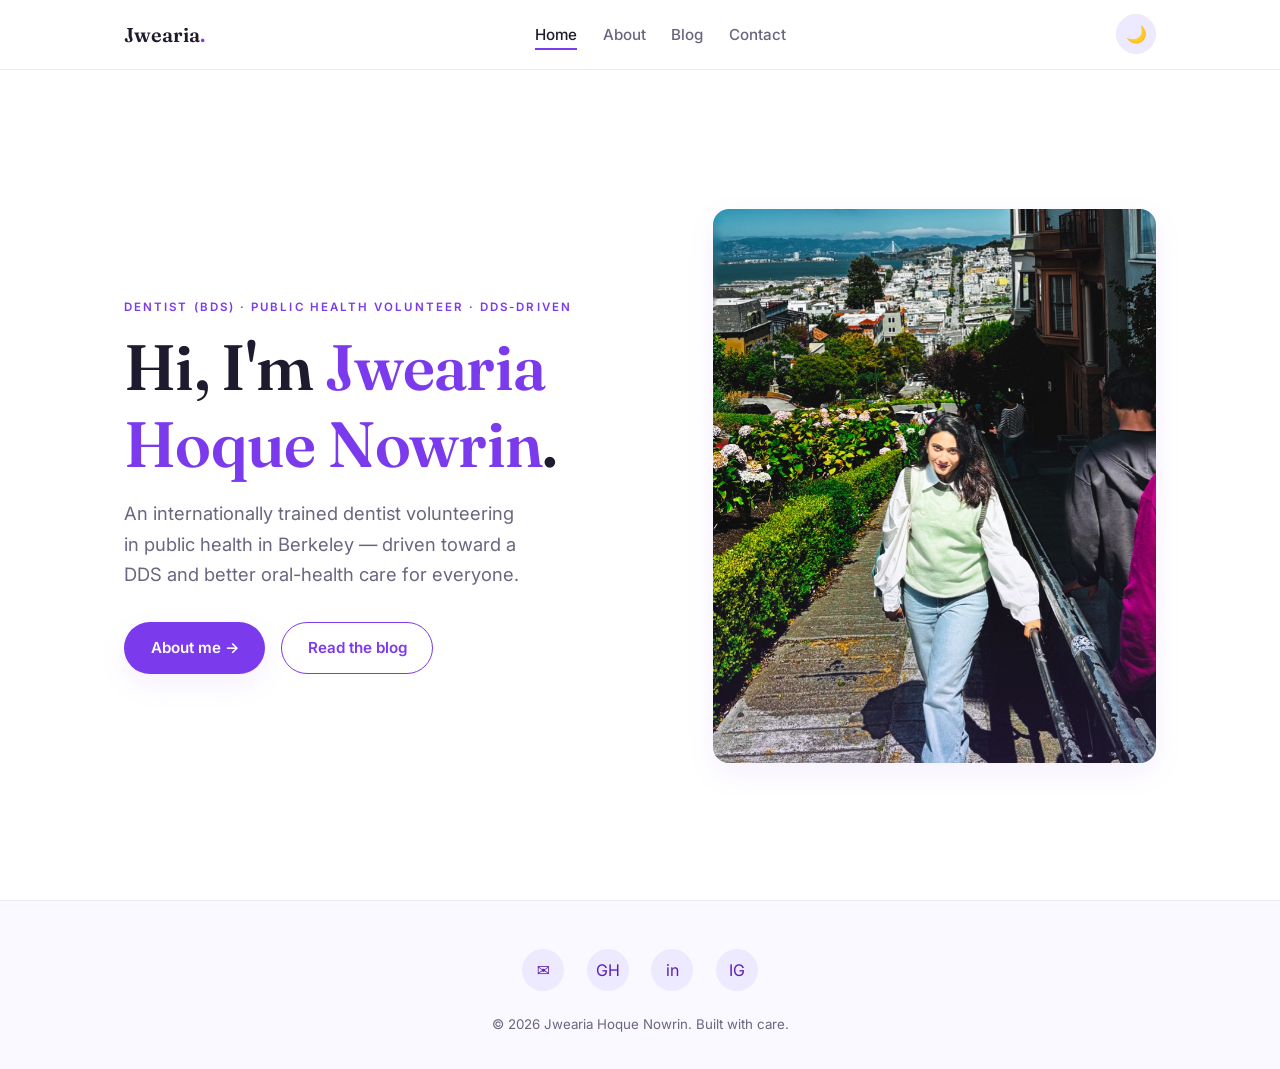
<file: index.html>
<!DOCTYPE html>
<html lang="en" data-theme="light">
<head>
  <meta charset="UTF-8" />
  <meta name="viewport" content="width=device-width, initial-scale=1.0" />
  <title>Jwearia Hoque Nowrin · Portfolio</title>
  <meta name="description" content="Internationally trained dentist (BDS) and public health volunteer in Berkeley, driven toward a DDS." />
  <link rel="preconnect" href="https://fonts.googleapis.com">
  <link rel="preconnect" href="https://fonts.gstatic.com" crossorigin>
  <link href="https://fonts.googleapis.com/css2?family=Fraunces:opsz,wght@9..144,500;9..144,600&family=Inter:wght@400;500;600;700&display=swap" rel="stylesheet">
  <link rel="stylesheet" href="assets/css/style.css" />
</head>
<body>

  <!-- ===== Navbar ===== -->
  <nav class="navbar">
    <div class="nav-inner">
      <a href="index.html" class="brand">Jwearia<span>.</span></a>
      <ul class="nav-links" id="navLinks">
        <li><a href="index.html">Home</a></li>
        <li><a href="about.html">About</a></li>
        <li><a href="blog.html">Blog</a></li>
        <li><a href="contact.html">Contact</a></li>
      </ul>
      <div style="display:flex;align-items:center;gap:.6rem">
        <button class="theme-toggle" id="themeToggle" aria-label="Toggle dark mode">🌙</button>
        <button class="nav-toggle" id="navToggle" aria-label="Menu">☰</button>
      </div>
    </div>
  </nav>

  <!-- ===== Hero ===== -->
  <main class="page">
    <div class="container">
      <section class="hero">
        <div class="hero-text reveal">
          <p class="eyebrow">Dentist (BDS) · Public Health Volunteer · DDS-driven</p>
          <h1>Hi, I'm <span class="accent">Jwearia Hoque Nowrin</span>.</h1>
          <p class="lead">An internationally trained dentist volunteering in public health in Berkeley — driven toward a DDS and better oral-health care for everyone.</p>
          <div class="hero-actions">
            <a href="about.html" class="btn btn-primary">About me →</a>
            <a href="blog.html" class="btn btn-ghost">Read the blog</a>
          </div>
        </div>
        <div class="hero-photo reveal">
          <span class="blob one"></span>
          <span class="blob two"></span>
          <img src="assets/img/hero.jpg" alt="Portrait" onerror="this.style.display='none'" />
        </div>
      </section>
    </div>
  </main>

  <!-- ===== Footer ===== -->
  <footer class="footer">
    <div class="container">
      <div class="social">
        <a href="mailto:nowrin.jwearia@gmail.com" title="Email">✉️</a>
        <a href="https://github.com/nowrinjwearia" target="_blank" rel="noopener" title="GitHub">GH</a>
        <a href="https://www.linkedin.com/" target="_blank" rel="noopener" title="LinkedIn">in</a>
        <a href="https://instagram.com/" target="_blank" rel="noopener" title="Instagram">IG</a>
      </div>
      <small>© <span id="year"></span> Jwearia Hoque Nowrin. Built with care.</small>
    </div>
  </footer>

  <script>document.getElementById('year').textContent = new Date().getFullYear();</script>
  <script src="assets/js/main.js"></script>
</body>
</html>
</file>
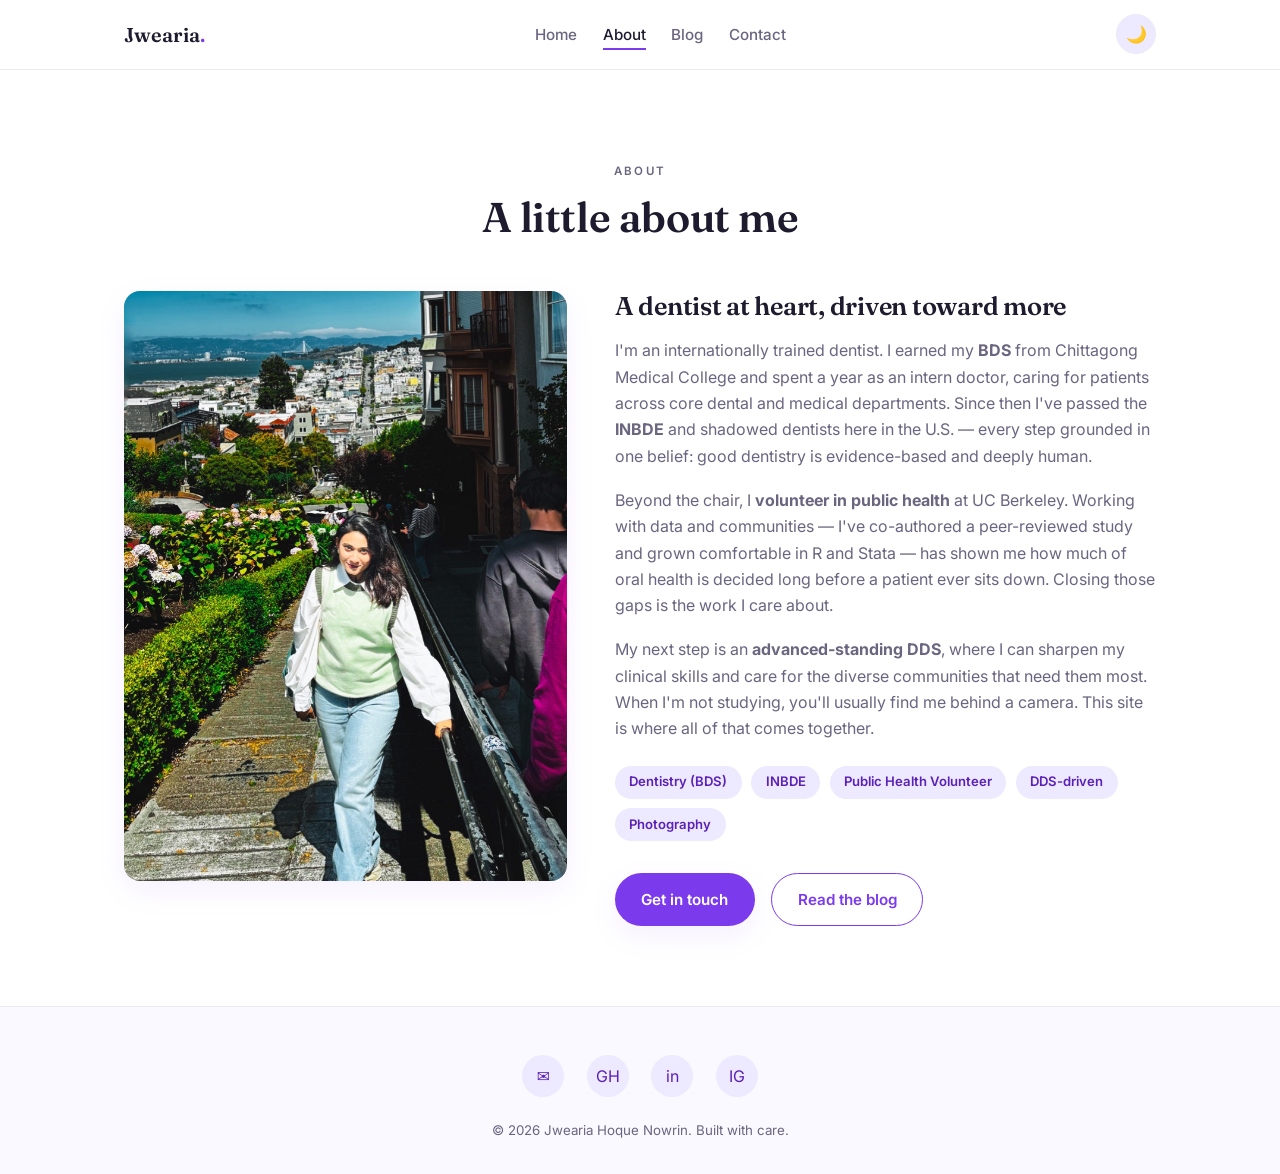
<file: about.html>
<!DOCTYPE html>
<html lang="en" data-theme="light">
<head>
  <meta charset="UTF-8" />
  <meta name="viewport" content="width=device-width, initial-scale=1.0" />
  <title>About · Jwearia Hoque Nowrin</title>
  <meta name="description" content="Internationally trained dentist (BDS), INBDE-certified, public-health volunteer at UC Berkeley, driven toward an advanced-standing DDS." />
  <link rel="preconnect" href="https://fonts.googleapis.com">
  <link rel="preconnect" href="https://fonts.gstatic.com" crossorigin>
  <link href="https://fonts.googleapis.com/css2?family=Fraunces:opsz,wght@9..144,500;9..144,600&family=Inter:wght@400;500;600;700&display=swap" rel="stylesheet">
  <link rel="stylesheet" href="assets/css/style.css" />
</head>
<body>

  <nav class="navbar">
    <div class="nav-inner">
      <a href="index.html" class="brand">Jwearia<span>.</span></a>
      <ul class="nav-links" id="navLinks">
        <li><a href="index.html">Home</a></li>
        <li><a href="about.html">About</a></li>
        <li><a href="blog.html">Blog</a></li>
        <li><a href="contact.html">Contact</a></li>
      </ul>
      <div style="display:flex;align-items:center;gap:.6rem">
        <button class="theme-toggle" id="themeToggle" aria-label="Toggle dark mode">🌙</button>
        <button class="nav-toggle" id="navToggle" aria-label="Menu">☰</button>
      </div>
    </div>
  </nav>

  <main class="page">
    <section>
      <div class="container">
        <div class="section-head reveal">
          <p class="eyebrow">About</p>
          <h2>A little about me</h2>
        </div>

        <div class="about-grid">
          <div class="about-photo reveal">
            <img src="assets/img/about.jpg" alt="Portrait"
                 onerror="this.src='https://images.unsplash.com/photo-1544005313-94ddf0286df2?w=800&q=80'" />
          </div>

          <div class="reveal">
            <h3 style="font-size:1.6rem;margin-bottom:1rem;">A dentist at heart, driven toward more</h3>
            <p style="color:var(--text-muted);margin-bottom:1.1rem;">
              I'm an internationally trained dentist. I earned my <strong>BDS</strong> from
              Chittagong Medical College and spent a year as an intern doctor, caring for patients
              across core dental and medical departments. Since then I've passed the
              <strong>INBDE</strong> and shadowed dentists here in the U.S. — every step grounded in
              one belief: good dentistry is evidence-based and deeply human.
            </p>
            <p style="color:var(--text-muted);margin-bottom:1.1rem;">
              Beyond the chair, I <strong>volunteer in public health</strong> at UC Berkeley.
              Working with data and communities — I've co-authored a peer-reviewed study and grown
              comfortable in R and Stata — has shown me how much of oral health is decided long
              before a patient ever sits down. Closing those gaps is the work I care about.
            </p>
            <p style="color:var(--text-muted);">
              My next step is an <strong>advanced-standing DDS</strong>, where I can sharpen my
              clinical skills and care for the diverse communities that need them most. When I'm
              not studying, you'll usually find me behind a camera. This site is where all of
              that comes together.
            </p>

            <div class="tag-row">
              <span class="tag">Dentistry (BDS)</span>
              <span class="tag">INBDE</span>
              <span class="tag">Public Health Volunteer</span>
              <span class="tag">DDS-driven</span>
              <span class="tag">Photography</span>
            </div>

            <div style="margin-top:2rem;display:flex;gap:1rem;flex-wrap:wrap;">
              <a href="contact.html" class="btn btn-primary">Get in touch</a>
              <a href="blog.html" class="btn btn-ghost">Read the blog</a>
            </div>
          </div>
        </div>
      </div>
    </section>
  </main>

  <footer class="footer">
    <div class="container">
      <div class="social">
        <a href="mailto:nowrin.jwearia@gmail.com" title="Email">✉️</a>
        <a href="https://github.com/nowrinjwearia" target="_blank" rel="noopener" title="GitHub">GH</a>
        <a href="https://www.linkedin.com/" target="_blank" rel="noopener" title="LinkedIn">in</a>
        <a href="https://instagram.com/" target="_blank" rel="noopener" title="Instagram">IG</a>
      </div>
      <small>© <span id="year"></span> Jwearia Hoque Nowrin. Built with care.</small>
    </div>
  </footer>

  <script>document.getElementById('year').textContent = new Date().getFullYear();</script>
  <script src="assets/js/main.js"></script>
</body>
</html>
</file>
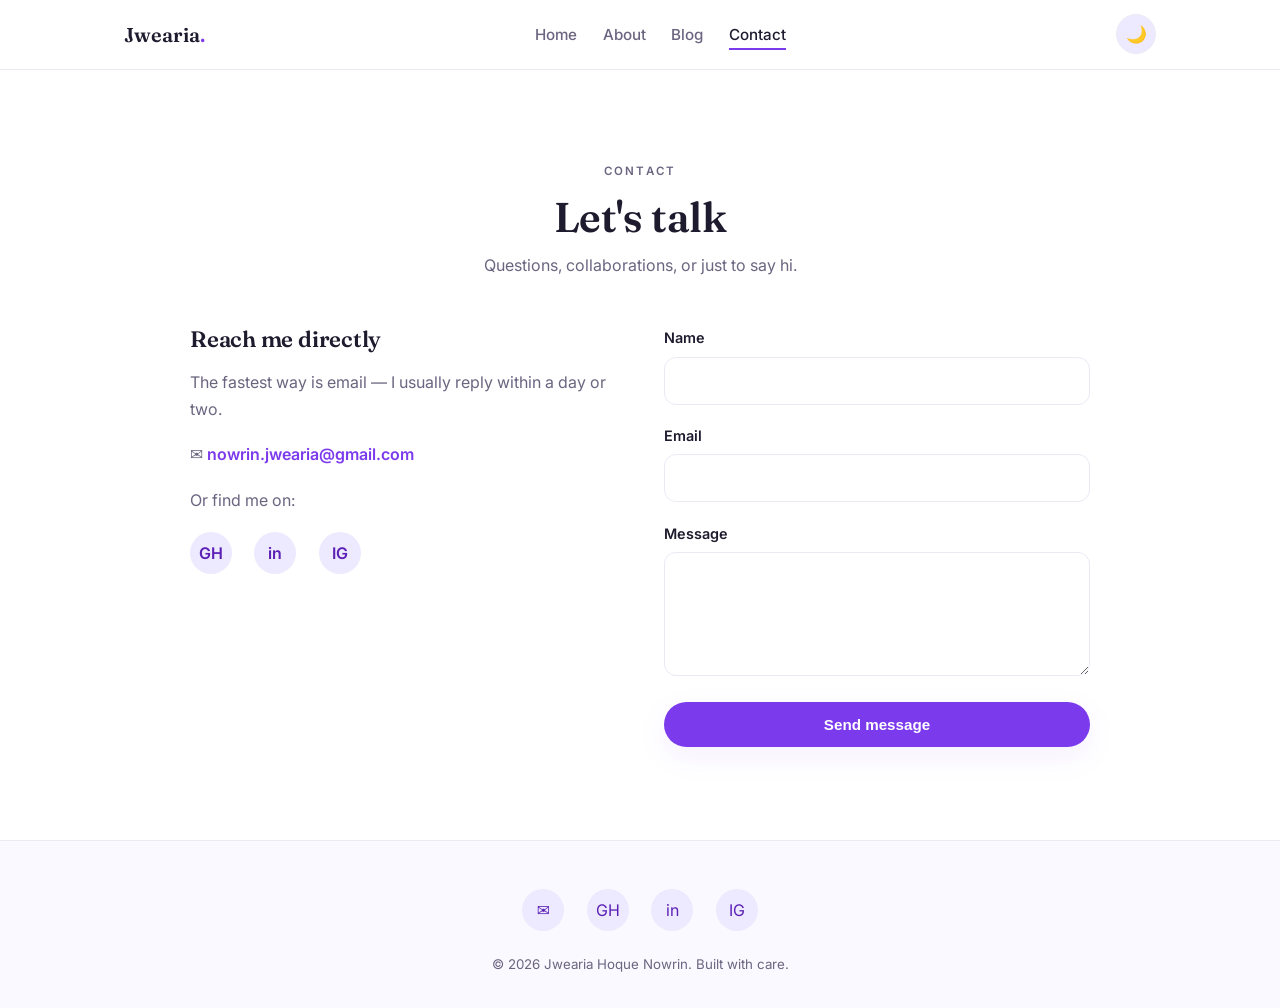
<file: contact.html>
<!DOCTYPE html>
<html lang="en" data-theme="light">
<head>
  <meta charset="UTF-8" />
  <meta name="viewport" content="width=device-width, initial-scale=1.0" />
  <title>Contact · Jwearia Hoque Nowrin</title>
  <meta name="description" content="Get in touch." />
  <link rel="preconnect" href="https://fonts.googleapis.com">
  <link rel="preconnect" href="https://fonts.gstatic.com" crossorigin>
  <link href="https://fonts.googleapis.com/css2?family=Fraunces:opsz,wght@9..144,500;9..144,600&family=Inter:wght@400;500;600;700&display=swap" rel="stylesheet">
  <link rel="stylesheet" href="assets/css/style.css" />
</head>
<body>

  <nav class="navbar">
    <div class="nav-inner">
      <a href="index.html" class="brand">Jwearia<span>.</span></a>
      <ul class="nav-links" id="navLinks">
        <li><a href="index.html">Home</a></li>
        <li><a href="about.html">About</a></li>
        <li><a href="blog.html">Blog</a></li>
        <li><a href="contact.html">Contact</a></li>
      </ul>
      <div style="display:flex;align-items:center;gap:.6rem">
        <button class="theme-toggle" id="themeToggle" aria-label="Toggle dark mode">🌙</button>
        <button class="nav-toggle" id="navToggle" aria-label="Menu">☰</button>
      </div>
    </div>
  </nav>

  <main class="page">
    <section>
      <div class="container">
        <div class="section-head reveal">
          <p class="eyebrow">Contact</p>
          <h2>Let's talk</h2>
          <p>Questions, collaborations, or just to say hi.</p>
        </div>

        <div class="contact-grid">
          <div class="contact-info reveal">
            <h3 style="font-size:1.4rem;margin-bottom:1rem;">Reach me directly</h3>
            <p>The fastest way is email — I usually reply within a day or two.</p>
            <p>✉️ <a href="mailto:nowrin.jwearia@gmail.com">nowrin.jwearia@gmail.com</a></p>
            <p>Or find me on:</p>
            <div class="social" style="justify-content:flex-start;">
              <a href="https://github.com/nowrinjwearia" target="_blank" rel="noopener" title="GitHub">GH</a>
              <a href="https://www.linkedin.com/" target="_blank" rel="noopener" title="LinkedIn">in</a>
              <a href="https://instagram.com/" target="_blank" rel="noopener" title="Instagram">IG</a>
            </div>
          </div>

          <div class="reveal">
            <!-- Formspree: create a free form at https://formspree.io and paste your
                 endpoint below (replace YOUR_ID). Until then it falls back to email. -->
            <form action="https://formspree.io/f/YOUR_ID" method="POST" id="contactForm">
              <div class="form-group">
                <label for="name">Name</label>
                <input type="text" id="name" name="name" required />
              </div>
              <div class="form-group">
                <label for="email">Email</label>
                <input type="email" id="email" name="email" required />
              </div>
              <div class="form-group">
                <label for="message">Message</label>
                <textarea id="message" name="message" rows="5" required></textarea>
              </div>
              <button type="submit" class="btn btn-primary" style="width:100%;justify-content:center;">Send message</button>
            </form>
            <p id="formNote" style="color:var(--text-muted);font-size:.85rem;margin-top:.8rem;"></p>
          </div>
        </div>
      </div>
    </section>
  </main>

  <footer class="footer">
    <div class="container">
      <div class="social">
        <a href="mailto:nowrin.jwearia@gmail.com" title="Email">✉️</a>
        <a href="https://github.com/nowrinjwearia" target="_blank" rel="noopener" title="GitHub">GH</a>
        <a href="https://www.linkedin.com/" target="_blank" rel="noopener" title="LinkedIn">in</a>
        <a href="https://instagram.com/" target="_blank" rel="noopener" title="Instagram">IG</a>
      </div>
      <small>© <span id="year"></span> Jwearia Hoque Nowrin. Built with care.</small>
    </div>
  </footer>

  <script>document.getElementById('year').textContent = new Date().getFullYear();</script>
  <script src="assets/js/main.js"></script>
  <script>
    // Graceful fallback: if Formspree isn't configured yet, send via the user's mail client.
    const form = document.getElementById('contactForm');
    const note = document.getElementById('formNote');
    form.addEventListener('submit', (e) => {
      if (form.action.includes('YOUR_ID')) {
        e.preventDefault();
        const n = encodeURIComponent(form.name.value);
        const m = encodeURIComponent(form.message.value + '\n\n— ' + form.name.value + ' (' + form.email.value + ')');
        window.location.href = `mailto:nowrin.jwearia@gmail.com?subject=Portfolio message from ${n}&body=${m}`;
        note.textContent = 'Opening your email app… (Set up Formspree to receive messages here directly.)';
      }
    });
  </script>
</body>
</html>
</file>
<file: assets/css/style.css>
/* ===========================================================
   Portfolio — global styles
   Theme: soft elegant purple + white, with dark mode
   =========================================================== */

:root {
  /* Light theme */
  --purple:        #7c3aed;
  --purple-dark:   #5b21b6;
  --purple-soft:   #ede9fe;
  --purple-softer: #f5f3ff;
  --bg:            #ffffff;
  --bg-alt:        #faf9ff;
  --surface:       #ffffff;
  --text:          #1f1b2e;
  --text-muted:    #6b6580;
  --border:        #ece9f5;
  --shadow:        0 10px 30px rgba(124, 58, 237, 0.08);
  --shadow-hover:  0 16px 40px rgba(124, 58, 237, 0.16);
  --radius:        16px;
  --maxw:          1080px;
  --font:          'Inter', system-ui, -apple-system, 'Segoe UI', Roboto, sans-serif;
  --font-display:  'Fraunces', 'Georgia', serif;
}

[data-theme="dark"] {
  --purple:        #a78bfa;
  --purple-dark:   #c4b5fd;
  --purple-soft:   #2a2340;
  --purple-softer: #221d33;
  --bg:            #14111f;
  --bg-alt:        #1a1628;
  --surface:       #1e1930;
  --text:          #f2effa;
  --text-muted:    #a49fbb;
  --border:        #2c2740;
  --shadow:        0 10px 30px rgba(0, 0, 0, 0.35);
  --shadow-hover:  0 16px 40px rgba(0, 0, 0, 0.5);
}

* { box-sizing: border-box; margin: 0; padding: 0; }

html { scroll-behavior: smooth; }

body {
  font-family: var(--font);
  background: var(--bg);
  color: var(--text);
  line-height: 1.65;
  -webkit-font-smoothing: antialiased;
  transition: background 0.4s ease, color 0.4s ease;
}

.container { width: 100%; max-width: var(--maxw); margin: 0 auto; padding: 0 1.5rem; }

a { color: var(--purple); text-decoration: none; transition: color 0.2s ease; }
a:hover { color: var(--purple-dark); }

img { max-width: 100%; display: block; }

h1, h2, h3 { font-family: var(--font-display); font-weight: 600; line-height: 1.2; letter-spacing: -0.01em; }

section { padding: 5rem 0; }

.eyebrow {
  text-transform: uppercase;
  letter-spacing: 0.18em;
  font-size: 0.72rem;
  font-weight: 600;
  color: var(--purple);
  margin-bottom: 0.75rem;
}

/* ---------- Navbar ---------- */
.navbar {
  position: fixed;
  top: 0; left: 0; right: 0;
  z-index: 1000;
  background: color-mix(in srgb, var(--bg) 82%, transparent);
  backdrop-filter: saturate(180%) blur(14px);
  border-bottom: 1px solid var(--border);
  transition: background 0.4s ease;
}
.nav-inner {
  max-width: var(--maxw);
  margin: 0 auto;
  padding: 0.9rem 1.5rem;
  display: flex;
  align-items: center;
  justify-content: space-between;
}
.brand {
  font-family: var(--font-display);
  font-weight: 600;
  font-size: 1.25rem;
  color: var(--text);
}
.brand span { color: var(--purple); }
.nav-links { display: flex; align-items: center; gap: 1.6rem; list-style: none; }
.nav-links a {
  color: var(--text-muted);
  font-weight: 500;
  font-size: 0.95rem;
  position: relative;
}
.nav-links a::after {
  content: '';
  position: absolute; left: 0; bottom: -6px;
  width: 0; height: 2px; background: var(--purple);
  transition: width 0.25s ease;
}
.nav-links a:hover, .nav-links a.active { color: var(--text); }
.nav-links a:hover::after, .nav-links a.active::after { width: 100%; }

.theme-toggle {
  background: var(--purple-soft);
  border: 1px solid var(--border);
  color: var(--text);
  width: 40px; height: 40px;
  border-radius: 50%;
  cursor: pointer;
  font-size: 1.05rem;
  display: grid; place-items: center;
  transition: transform 0.2s ease, background 0.2s ease;
}
.theme-toggle:hover { transform: scale(1.08) rotate(-8deg); }

.nav-toggle { display: none; background: none; border: none; cursor: pointer; color: var(--text); font-size: 1.5rem; }

/* ---------- Page wrapper (offset for fixed nav) ---------- */
.page { padding-top: 4.5rem; }

/* ---------- Buttons ---------- */
.btn {
  display: inline-flex; align-items: center; gap: 0.5rem;
  padding: 0.8rem 1.6rem;
  border-radius: 999px;
  font-weight: 600; font-size: 0.95rem;
  cursor: pointer; border: 1px solid transparent;
  transition: transform 0.2s ease, box-shadow 0.2s ease, background 0.2s ease;
}
.btn-primary { background: var(--purple); color: #fff; box-shadow: var(--shadow); }
.btn-primary:hover { background: var(--purple-dark); color: #fff; transform: translateY(-2px); box-shadow: var(--shadow-hover); }
.btn-ghost { background: transparent; color: var(--purple); border-color: var(--purple); }
.btn-ghost:hover { background: var(--purple-soft); transform: translateY(-2px); }

/* ---------- Hero ---------- */
.hero {
  display: grid;
  grid-template-columns: 1.1fr 0.9fr;
  gap: 3rem;
  align-items: center;
  min-height: calc(100vh - 4.5rem);
  padding: 3rem 0;
}
.hero-text h1 { font-size: clamp(2.4rem, 6vw, 4rem); margin-bottom: 1rem; }
.hero-text h1 .accent { color: var(--purple); }
.hero-text p.lead { font-size: 1.15rem; color: var(--text-muted); max-width: 34ch; margin-bottom: 2rem; }
.hero-actions { display: flex; gap: 1rem; flex-wrap: wrap; }

.hero-photo {
  position: relative;
  border-radius: var(--radius);
  overflow: hidden;
  box-shadow: var(--shadow);
  aspect-ratio: 4 / 5;
  background: linear-gradient(135deg, var(--purple-soft), var(--purple-softer));
}
.hero-photo img { width: 100%; height: 100%; object-fit: cover; }
.hero-photo::after {
  content: '';
  position: absolute; inset: 0;
  background: linear-gradient(180deg, transparent 60%, rgba(124,58,237,0.12));
}
.blob {
  position: absolute;
  width: 320px; height: 320px;
  background: radial-gradient(circle at 30% 30%, var(--purple), transparent 70%);
  opacity: 0.18; filter: blur(40px);
  border-radius: 50%;
  z-index: -1;
}
.blob.one { top: -60px; right: -40px; }
.blob.two { bottom: -80px; left: -60px; }

/* ---------- Section titles ---------- */
.section-head { text-align: center; margin-bottom: 3rem; }
.section-head h2 { font-size: clamp(1.8rem, 4vw, 2.6rem); }
.section-head p { color: var(--text-muted); margin-top: 0.6rem; }

/* ---------- Cards / featured ---------- */
.featured { background: var(--bg-alt); }
.card {
  background: var(--surface);
  border: 1px solid var(--border);
  border-radius: var(--radius);
  overflow: hidden;
  box-shadow: var(--shadow);
  transition: transform 0.25s ease, box-shadow 0.25s ease;
}
.card:hover { transform: translateY(-6px); box-shadow: var(--shadow-hover); }

/* ---------- Prose (about, blog posts) ---------- */
.prose { max-width: 720px; margin: 0 auto; }
.prose h1 { font-size: 2.5rem; margin-bottom: 1rem; }
.prose h2 { font-size: 1.7rem; margin: 2.2rem 0 0.8rem; }
.prose h3 { font-size: 1.3rem; margin: 1.8rem 0 0.6rem; }
.prose p { margin-bottom: 1.1rem; color: var(--text); }
.prose ul, .prose ol { margin: 0 0 1.1rem 1.4rem; }
.prose li { margin-bottom: 0.4rem; }
.prose blockquote {
  border-left: 3px solid var(--purple);
  padding: 0.4rem 0 0.4rem 1.2rem;
  color: var(--text-muted);
  font-style: italic;
  margin: 1.4rem 0;
  background: var(--purple-softer);
  border-radius: 0 8px 8px 0;
}
.prose code {
  background: var(--purple-soft);
  padding: 0.15em 0.4em;
  border-radius: 6px;
  font-size: 0.9em;
}
.prose pre {
  background: var(--purple-softer);
  border: 1px solid var(--border);
  padding: 1rem 1.2rem;
  border-radius: 12px;
  overflow-x: auto;
  margin-bottom: 1.2rem;
}
.prose pre code { background: none; padding: 0; }
.prose img { border-radius: 12px; margin: 1.4rem 0; box-shadow: var(--shadow); }
.prose a { text-decoration: underline; text-underline-offset: 3px; }

/* ---------- About specific ---------- */
.about-grid { display: grid; grid-template-columns: 0.9fr 1.1fr; gap: 3rem; align-items: start; }
.about-photo { border-radius: var(--radius); overflow: hidden; box-shadow: var(--shadow); aspect-ratio: 3/4;
  background: linear-gradient(135deg, var(--purple-soft), var(--purple-softer)); }
.about-photo img { width: 100%; height: 100%; object-fit: cover; }
.tag-row { display: flex; flex-wrap: wrap; gap: 0.6rem; margin-top: 1.5rem; }
.tag { background: var(--purple-soft); color: var(--purple-dark); padding: 0.35rem 0.9rem; border-radius: 999px; font-size: 0.82rem; font-weight: 600; }

/* ---------- Blog list ---------- */
.post-list { display: flex; flex-direction: column; gap: 1.2rem; max-width: 760px; margin: 0 auto; }
.post-item {
  display: block;
  background: var(--surface);
  border: 1px solid var(--border);
  border-radius: var(--radius);
  padding: 1.6rem 1.8rem;
  box-shadow: var(--shadow);
  transition: transform 0.22s ease, box-shadow 0.22s ease, border-color 0.22s ease;
}
.post-item:hover { transform: translateY(-4px); box-shadow: var(--shadow-hover); border-color: var(--purple); }
.post-item h3 { font-size: 1.35rem; color: var(--text); margin-bottom: 0.4rem; }
.post-meta { font-size: 0.82rem; color: var(--text-muted); text-transform: uppercase; letter-spacing: 0.08em; margin-bottom: 0.6rem; }
.post-item p { color: var(--text-muted); }
.read-more { display: inline-block; margin-top: 0.8rem; font-weight: 600; }

/* ---------- Photography grid + lightbox ---------- */
.gallery {
  columns: 3 260px;
  column-gap: 1rem;
}
.gallery figure {
  break-inside: avoid;
  margin: 0 0 1rem;
  border-radius: 12px;
  overflow: hidden;
  cursor: zoom-in;
  box-shadow: var(--shadow);
  position: relative;
}
.gallery img { width: 100%; transition: transform 0.4s ease; display: block; }
.gallery figure::after {
  content: '';
  position: absolute; inset: 0;
  background: rgba(124,58,237,0.0);
  transition: background 0.3s ease;
}
.gallery figure:hover img { transform: scale(1.06); }
.gallery figure:hover::after { background: rgba(124,58,237,0.12); }

.lightbox {
  position: fixed; inset: 0;
  background: rgba(15, 12, 25, 0.92);
  display: none;
  align-items: center; justify-content: center;
  z-index: 2000;
  padding: 2rem;
  opacity: 0;
  transition: opacity 0.3s ease;
}
.lightbox.open { display: flex; opacity: 1; }
.lightbox img { max-width: 90vw; max-height: 85vh; border-radius: 12px; box-shadow: 0 20px 60px rgba(0,0,0,0.5); }
.lightbox-close { position: absolute; top: 1.4rem; right: 1.8rem; font-size: 2rem; color: #fff; background: none; border: none; cursor: pointer; line-height: 1; }
.lightbox-nav { position: absolute; top: 50%; transform: translateY(-50%); font-size: 2.4rem; color: #fff; background: none; border: none; cursor: pointer; padding: 0 1rem; user-select: none; }
.lightbox-nav.prev { left: 0.5rem; }
.lightbox-nav.next { right: 0.5rem; }

/* ---------- CV ---------- */
.cv-wrap { max-width: 820px; margin: 0 auto; text-align: center; }
.cv-viewer {
  margin-top: 2rem;
  border: 1px solid var(--border);
  border-radius: var(--radius);
  overflow: hidden;
  box-shadow: var(--shadow);
  height: 80vh;
  background: var(--bg-alt);
}
.cv-viewer iframe { width: 100%; height: 100%; border: 0; }

/* ---------- Contact ---------- */
.contact-grid { display: grid; grid-template-columns: 1fr 1fr; gap: 3rem; max-width: 900px; margin: 0 auto; align-items: start; }
.contact-info p { color: var(--text-muted); margin-bottom: 1.2rem; }
.contact-info a { font-weight: 600; }
.form-group { margin-bottom: 1.2rem; }
.form-group label { display: block; font-weight: 600; font-size: 0.9rem; margin-bottom: 0.4rem; }
.form-group input, .form-group textarea {
  width: 100%;
  padding: 0.85rem 1rem;
  border: 1px solid var(--border);
  border-radius: 12px;
  background: var(--surface);
  color: var(--text);
  font-family: inherit;
  font-size: 0.95rem;
  transition: border-color 0.2s ease, box-shadow 0.2s ease;
}
.form-group input:focus, .form-group textarea:focus {
  outline: none;
  border-color: var(--purple);
  box-shadow: 0 0 0 3px var(--purple-soft);
}

/* ---------- Footer ---------- */
.footer {
  background: var(--bg-alt);
  border-top: 1px solid var(--border);
  padding: 3rem 0 2rem;
  text-align: center;
}
.social { display: flex; justify-content: center; gap: 1.4rem; margin-bottom: 1.2rem; }
.social a {
  width: 42px; height: 42px;
  display: grid; place-items: center;
  border-radius: 50%;
  background: var(--purple-soft);
  color: var(--purple-dark);
  transition: transform 0.2s ease, background 0.2s ease, color 0.2s ease;
}
.social a:hover { transform: translateY(-3px); background: var(--purple); color: #fff; }
.footer small { color: var(--text-muted); }

/* ---------- Animations ---------- */
.reveal { opacity: 0; transform: translateY(24px); transition: opacity 0.6s ease, transform 0.6s ease; }
.reveal.visible { opacity: 1; transform: none; }

/* ---------- Responsive ---------- */
@media (max-width: 860px) {
  .hero { grid-template-columns: 1fr; text-align: center; min-height: auto; padding-top: 2rem; }
  .hero-actions { justify-content: center; }
  .hero-text p.lead { margin-left: auto; margin-right: auto; }
  .hero-photo { max-width: 360px; margin: 0 auto; }
  .about-grid, .contact-grid { grid-template-columns: 1fr; }
  .about-photo { max-width: 340px; margin: 0 auto; }
  .nav-links {
    position: fixed;
    top: 62px; right: 0;
    flex-direction: column;
    background: var(--surface);
    border: 1px solid var(--border);
    border-radius: 0 0 0 16px;
    padding: 1.4rem 2rem;
    gap: 1.2rem;
    transform: translateX(110%);
    transition: transform 0.3s ease;
    box-shadow: var(--shadow);
  }
  .nav-links.open { transform: translateX(0); }
  .nav-toggle { display: block; }
}
</file>
